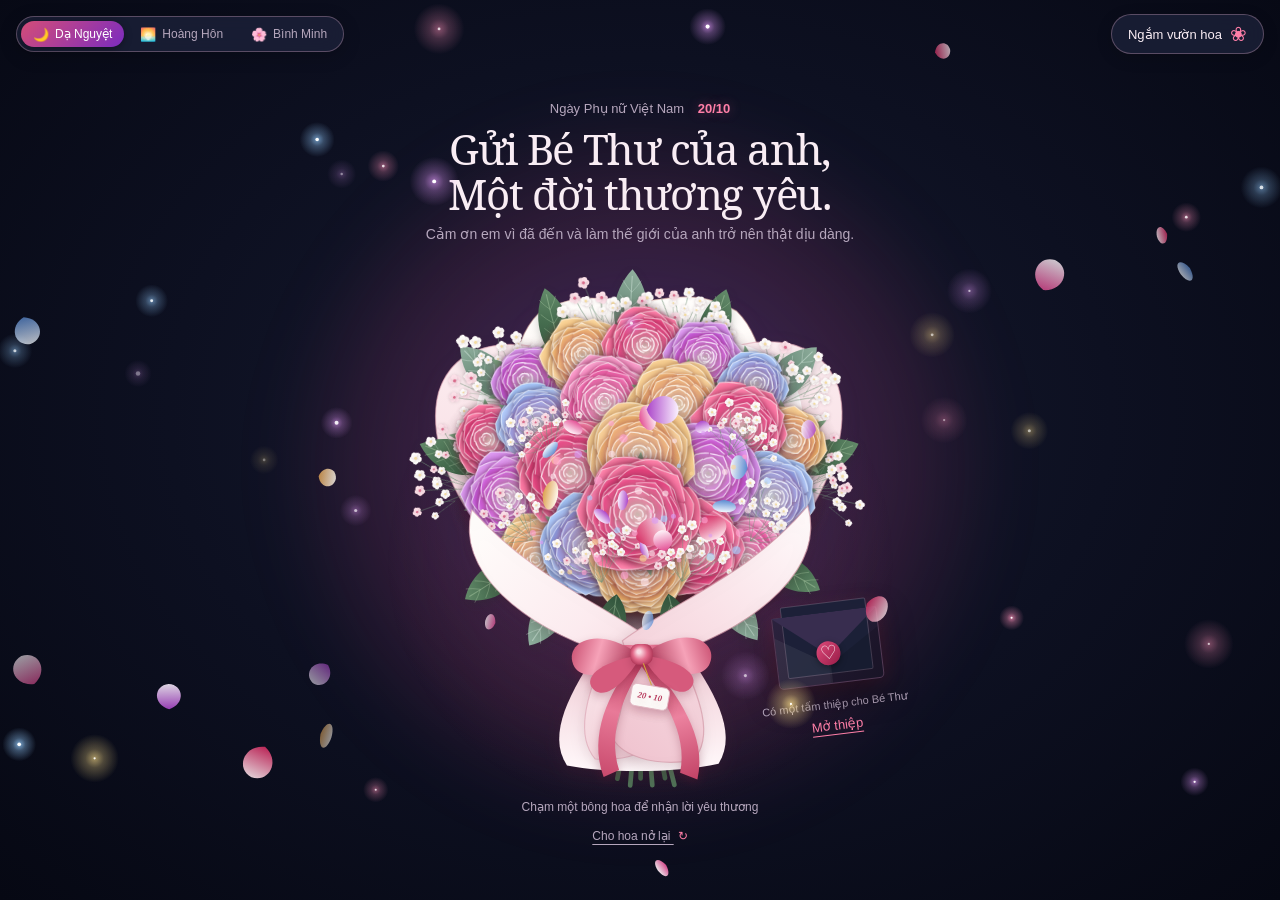
<file: index.html>
<!DOCTYPE html>
<html lang="vi">
<head>
  <meta charset="UTF-8">
  <meta name="viewport" content="width=device-width, initial-scale=1.0">
  <meta name="theme-color" content="#fff8fa">
  <meta name="description" content="Một bó hoa và tấm thiệp nhỏ, gửi những lời chúc dịu dàng nhân ngày Phụ nữ Việt Nam 20/10.">
  <title>Một bó hoa dành tặng bạn · 20/10</title>
  <link rel="stylesheet" href="./style.css">
  <script src="./script.js" defer></script>
  <script src="./card.js" defer></script>
  <script src="./album.js" defer></script>
</head>
<body>
  <main>
    <nav class="top-nav" aria-label="Tùy chọn phong cách và chuyển trang">
      <div class="theme-switcher" role="radiogroup" aria-label="Chọn phong cách thưởng hoa">
        <button type="button" class="theme-btn active" data-theme-target="twilight" role="radio" aria-checked="true" title="Dạ Nguyệt (Đêm huyền ảo & đom đóm)">
          <span class="theme-icon" aria-hidden="true">🌙</span>
          <span class="theme-name">Dạ Nguyệt</span>
        </button>
        <button type="button" class="theme-btn" data-theme-target="sunset" role="radio" aria-checked="false" title="Hoàng Hôn (Nắng ấm hoàng hôn)">
          <span class="theme-icon" aria-hidden="true">🌅</span>
          <span class="theme-name">Hoàng Hôn</span>
        </button>
        <button type="button" class="theme-btn" data-theme-target="classic" role="radio" aria-checked="false" title="Bình Minh (Phấn hồng ban mai)">
          <span class="theme-icon" aria-hidden="true">🌸</span>
          <span class="theme-name">Bình Minh</span>
        </button>
      </div>
      <a class="garden-link" href="./garden.html">Ngắm vườn hoa <span aria-hidden="true">❀</span></a>
    </nav>
    <canvas id="ambientPetalsCanvas" aria-hidden="true"></canvas>
    <header class="greeting">
      <p class="occasion">Ngày Phụ nữ Việt Nam <span>20/10</span></p>
      <h1>Gửi Bé Thư của anh,<br>Một đời thương yêu.</h1>
      <p class="greeting-caption">Cảm ơn em vì đã đến và làm thế giới của anh trở nên thật dịu dàng.</p>
    </header>

    <div class="gift-layout">
      <section class="scene-column" aria-label="Hoa và những lời chúc 20/10">


        <div class="gift-visuals">
          <div class="bouquet-composition">
            <div id="bouquetStageWrapper" role="button" tabindex="0"
              aria-label="Bó hoa hồng dành tặng Bé Thư. Nhấn Enter để nhận lời chúc; dùng phím mũi tên để chọn bông hoa."
              aria-describedby="bouquetHint">
              <canvas id="bouquetCanvas" aria-hidden="true"></canvas>
            </div>
            <button class="envelope-button" id="openCard" type="button" aria-haspopup="dialog" aria-controls="greetingCard" aria-expanded="false" hidden>
              <span class="envelope" aria-hidden="true"><span class="envelope-letter">Bé Thư ♡</span><span class="envelope-seal">♡</span></span>
              <span class="envelope-caption">Có một tấm thiệp cho Bé Thư</span>
              <span class="envelope-action">Mở thiệp</span>
            </button>
          </div>

        </div>

        <footer class="scene-footer">
          <p id="bouquetHint" class="bouquet-hint">Chạm một bông hoa để nhận lời yêu thương</p>
          <p id="roseWish" class="rose-wish" role="status" aria-live="polite" aria-atomic="true"></p>
          <button class="text-button" id="replayBloom" type="button">Cho hoa nở lại <span aria-hidden="true">↻</span></button>
        </footer>
      </section>

      <dialog id="greetingCard" class="card-dialog" aria-labelledby="cardTitle">
        <div class="letter-paper">
          <button class="close-button" id="closeCard" type="button" aria-label="Đóng thiệp">×</button>
          <div id="cardReading">
            <div class="letter-date" aria-label="Ngày 20 tháng 10"><span>20</span><span class="date-stem" aria-hidden="true"></span><span>10</span></div>
            <p class="letter-recipient">Gửi <span id="cardRecipient">Bé Thư của anh</span>,</p>
            <h2 id="cardTitle">Chúc Bé Thư của anh<br>20/10 thật nhiều hạnh phúc!</h2>
            <div class="letter-flower" aria-hidden="true">❀</div>
            <p id="cardMessage" class="letter-message"></p>
            <div class="letter-signoff"><p>Yêu thương em mãi mãi,</p><p id="cardSender" class="letter-signature">Chồng yêu của em ♡</p></div>
            <div class="letter-fold" aria-hidden="true"></div>
            <div class="letter-actions"><button id="viewAlbum" class="text-button" type="button" aria-controls="memoryAlbum">Xem album kỷ niệm <span aria-hidden="true">♡</span></button><button id="editCard" class="text-button" type="button">Viết lời chúc riêng <span aria-hidden="true">✎</span></button></div>
          </div>
          <form id="cardEditor" hidden>
            <p class="editor-intro">Một tấm thiệp mang lời của anh gửi đến vợ.</p>
            <h2 id="editorTitle" class="editor-title">Viết chút yêu thương</h2>
            <label for="recipientInput">Gửi đến</label>
            <input id="recipientInput" name="recipient" maxlength="60" required autocomplete="off">
            <label for="messageInput">Lời chúc 20/10</label>
            <textarea id="messageInput" name="message" rows="7" maxlength="1500" required></textarea>
            <label for="senderInput">Người gửi</label>
            <input id="senderInput" name="sender" maxlength="60" required autocomplete="off">
            <p class="editor-hint">Lời chúc được lưu trên trình duyệt này.</p>
            <div class="editor-actions"><button class="primary-button" type="submit">Lưu lời chúc</button><button class="text-button" id="cancelEdit" type="button">Hủy</button></div>
          </form>
          <p id="cardStatus" class="card-status" role="status" aria-live="polite"></p>
        </div>
      </dialog>
    </div>
    <section id="memoryAlbum" class="memory-album" aria-labelledby="albumTitle" hidden>
      <header class="album-heading">
        <p class="album-note">Những khoảnh khắc đẹp nhất của vợ yêu</p>
        <h2 id="albumTitle">Bé Thư trong mắt anh</h2>
        <button id="toggleAlbum" class="text-button" type="button" aria-expanded="false" aria-controls="albumPhotos">Xòe album <span aria-hidden="true">♡</span></button>
        <button id="editAlbum" class="text-button" type="button" aria-expanded="false" aria-controls="albumPhotos">Thay ảnh <span aria-hidden="true">✎</span></button>
      </header>
      <p id="albumEditHint" class="album-edit-hint" hidden>Chọn ảnh từ thiết bị của bạn, tối đa 20 MB mỗi ảnh. Ảnh được lưu trên trình duyệt này, không tự gửi sang thiết bị khác.</p>
      <p id="albumStatus" class="album-status" role="status" aria-live="polite" aria-atomic="true"></p>
      <div id="albumPhotos" class="album-photos">
        <figure class="portrait-card album-card">
          <div class="portrait-photo"><img src="./assets/minh-thu-1.jpg" alt="Ảnh Bé Thư cười rạng rỡ" width="768" height="1024" decoding="async"></div>
          <figcaption><span class="portrait-dedication">Nụ cười làm tan chảy tim anh.</span><span class="portrait-date">Khoảnh khắc anh yêu nhất</span></figcaption>
          <div class="photo-actions" hidden>
            <button class="text-button change-photo" type="button" aria-label="Đổi ảnh thứ nhất">Đổi ảnh</button>
            <button class="text-button reset-photo" type="button" aria-label="Khôi phục ảnh thứ nhất" disabled>Ảnh ban đầu</button>
            <input class="photo-input" type="file" accept="image/*" aria-label="Chọn ảnh thứ nhất" hidden>
          </div>
        </figure>
        <figure class="portrait-card album-card">
          <div class="portrait-photo"><img src="./assets/minh-thu-2.jpg" alt="Ảnh Bé Thư dịu dàng" width="768" height="1024" decoding="async" loading="lazy"></div>
          <figcaption><span class="portrait-dedication">Ánh mắt dịu dàng nhất trần đời.</span><span class="portrait-date">Bình yên bên cạnh em</span></figcaption>
          <div class="photo-actions" hidden>
            <button class="text-button change-photo" type="button" aria-label="Đổi ảnh thứ hai">Đổi ảnh</button>
            <button class="text-button reset-photo" type="button" aria-label="Khôi phục ảnh thứ hai" disabled>Ảnh ban đầu</button>
            <input class="photo-input" type="file" accept="image/*" aria-label="Chọn ảnh thứ hai" hidden>
          </div>
        </figure>
        <figure class="portrait-card album-card">
          <div class="portrait-photo"><img src="./assets/minh-thu-3.png" alt="Ảnh Bé Thư xinh đẹp rạng ngời" width="768" height="1024" decoding="async" loading="lazy"></div>
          <figcaption><span class="portrait-dedication">Cô gái xinh đẹp nhất của anh.</span><span class="portrait-date">Hôm nay và mãi mãi về sau</span></figcaption>
          <div class="photo-actions" hidden>
            <button class="text-button change-photo" type="button" aria-label="Đổi ảnh thứ ba">Đổi ảnh</button>
            <button class="text-button reset-photo" type="button" aria-label="Khôi phục ảnh thứ ba" disabled>Ảnh ban đầu</button>
            <input class="photo-input" type="file" accept="image/*" aria-label="Chọn ảnh thứ ba" hidden>
          </div>
        </figure>
      </div>
      <p class="album-footnote">Mỗi ngày có em, cuộc đời anh đều là những ngày thật đẹp.</p>
    </section>
    <noscript><p class="noscript-message">Bật JavaScript để ngắm hoa nở và mở thiệp 20/10 nhé.</p></noscript>
  </main>
</body>
</html>
</file>
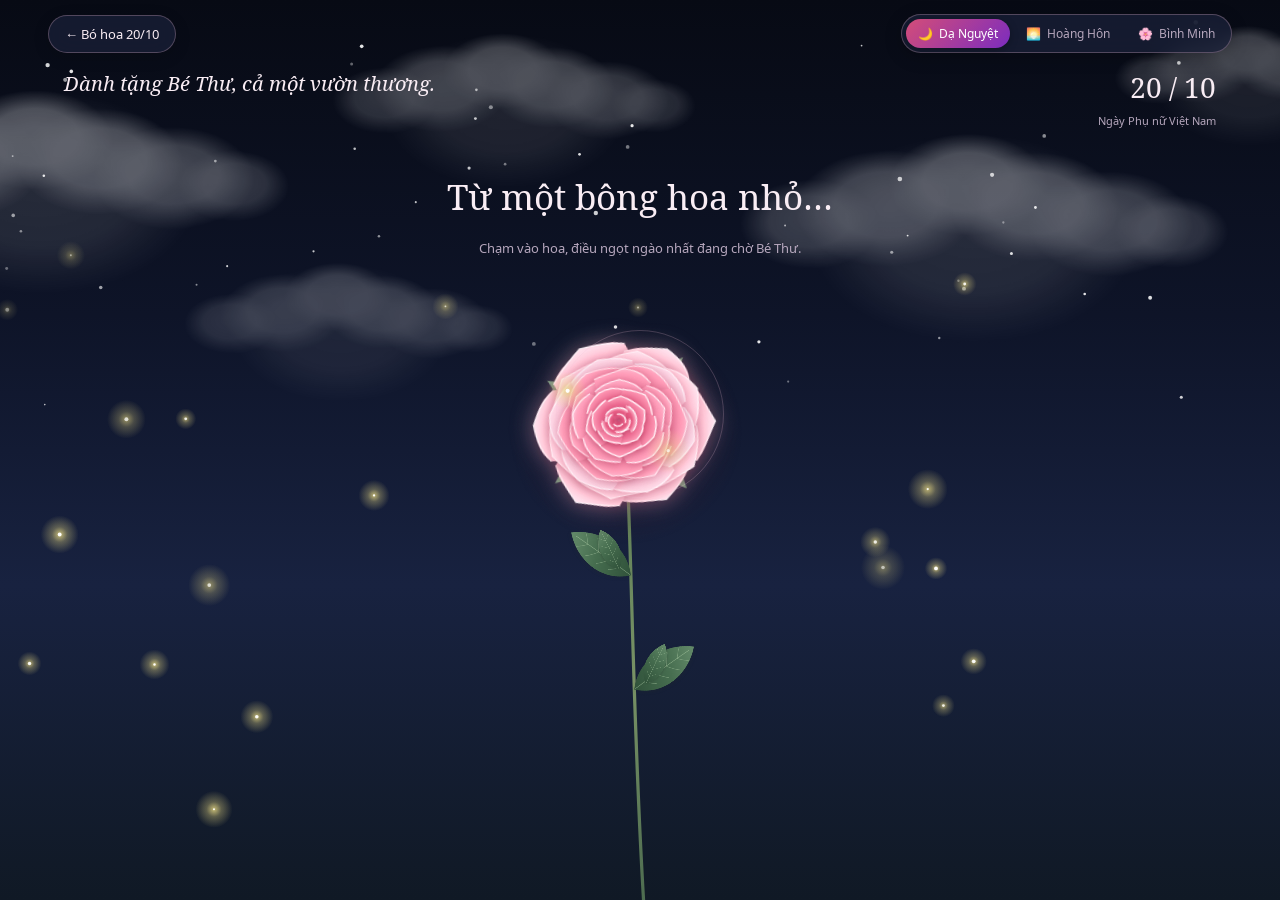
<file: garden.html>
<!DOCTYPE html>
<html lang="vi">
<head>
  <meta charset="UTF-8">
  <meta name="viewport" content="width=device-width, initial-scale=1.0">
  <meta name="theme-color" content="#bbdff5">
  <meta name="description" content="Chạm một bông hoa, đánh thức cả khu vườn và nhận một lời chúc dịu dàng ngày 20/10.">
  <title>Cả một vườn thương · 20/10</title>
  <link rel="preload" href="./assets/fonts/noto-serif-regular.woff2" as="font" type="font/woff2" crossorigin>
  <link rel="preload" href="./assets/fonts/noto-sans-regular.woff2" as="font" type="font/woff2" crossorigin>
  <style>
    @font-face {
      font-family: "Noto Serif";
      src: url("./assets/fonts/noto-serif-regular.woff2") format("woff2");
      font-style: normal; font-weight: 400; font-display: swap;
    }
    @font-face {
      font-family: "Noto Serif";
      src: url("./assets/fonts/noto-serif-italic.woff2") format("woff2");
      font-style: italic; font-weight: 400; font-display: swap;
    }
    @font-face {
      font-family: "Noto Sans";
      src: url("./assets/fonts/noto-sans-regular.woff2") format("woff2");
      font-style: normal; font-weight: 400; font-display: swap;
    }
    :root, [data-theme="twilight"] {
      color-scheme: dark;
      --sky: #0b0f1d;
      --garden-bg: linear-gradient(180deg, #070a14 0%, #0e1428 35%, #182240 65%, #101925 100%);
      --ink: #f9edf4;
      --muted: #b6a7bd;
      --rose: #ff7fa8;
      --leaf: #5b8764;
      --paper: rgba(22, 28, 48, 0.92);
      --paper-border: rgba(240, 190, 215, 0.22);
      --btn-bg: rgba(26, 32, 56, 0.75);
      --btn-border: rgba(240, 190, 215, 0.28);
      --btn-hover-bg: rgba(45, 54, 92, 0.9);
      --theme-active-bg: linear-gradient(135deg, #d44d78 0%, #7b2cbf 100%);
      --font-letter: "Noto Serif", serif;
      font-family: "Noto Sans", sans-serif;
      color: var(--ink);
      font-synthesis: none;
    }
    [data-theme="sunset"] {
      color-scheme: dark;
      --sky: #26121d;
      --garden-bg: linear-gradient(180deg, #1b0914 0%, #361726 35%, #632d3b 65%, #3d1c24 100%);
      --ink: #fff3ea;
      --muted: #d4a89d;
      --rose: #ff8a65;
      --leaf: #7a824e;
      --paper: rgba(42, 22, 34, 0.92);
      --paper-border: rgba(255, 195, 160, 0.25);
      --btn-bg: rgba(48, 24, 38, 0.75);
      --btn-border: rgba(255, 195, 160, 0.28);
      --btn-hover-bg: rgba(72, 36, 56, 0.9);
      --theme-active-bg: linear-gradient(135deg, #f4511e 0%, #c2185b 100%);
    }
    [data-theme="classic"] {
      color-scheme: light;
      --sky: #bbdff5;
      --garden-bg: linear-gradient(180deg, #bbdff5 0%, #d8edf9 37%, #edf7fb 70%, #f2f7ec 100%);
      --ink: #703a50;
      --muted: #936779;
      --rose: #c66388;
      --leaf: #6c8b71;
      --paper: #fffdfc;
      --paper-border: #eed6e1;
      --btn-bg: #fffdfcf2;
      --btn-border: #dcb9c8;
      --btn-hover-bg: #fae7ef;
      --theme-active-bg: #c66388;
    }
    * { box-sizing: border-box; }
    [hidden] { display: none !important; }
    html, body { margin: 0; min-width: 280px; min-height: 100%; }
    body { background: var(--sky); -webkit-tap-highlight-color: transparent; transition: background .5s ease; }
    button { font: inherit; color: inherit; cursor: pointer; touch-action: manipulation; }
    button:focus-visible, input:focus-visible, textarea:focus-visible { outline: 2px solid var(--rose); outline-offset: 4px; }
    .garden {
      position: relative; min-height: 560px; height: 100svh; overflow: hidden;
      isolation: isolate;
      background: var(--garden-bg);
      transition: background .5s ease;
    }
    .top-nav {
      position: absolute; top: max(14px, env(safe-area-inset-top));
      left: clamp(16px, 4vw, 48px); right: clamp(16px, 4vw, 48px);
      z-index: 10;
      display: flex; align-items: center; justify-content: space-between; gap: 12px;
      flex-wrap: wrap;
    }
    .nav-link {
      display: inline-flex; align-items: center; gap: 6px;
      min-height: 38px; padding: 6px 16px; border: 1px solid var(--btn-border); border-radius: 24px;
      background: var(--btn-bg); color: var(--ink); font-size: 13px; text-decoration: none;
      backdrop-filter: blur(12px); -webkit-backdrop-filter: blur(12px);
      box-shadow: 0 4px 16px rgba(0, 0, 0, 0.15);
      transition: background .3s, transform .2s, border-color .3s;
    }
    .nav-link:hover { background: var(--btn-hover-bg); transform: translateY(-1px); }
    .theme-switcher {
      display: inline-flex; align-items: center; gap: 4px; padding: 4px;
      background: var(--btn-bg); border: 1px solid var(--btn-border); border-radius: 28px;
      backdrop-filter: blur(12px); -webkit-backdrop-filter: blur(12px);
      box-shadow: 0 4px 18px rgba(0, 0, 0, 0.2);
    }
    .theme-btn {
      display: inline-flex; align-items: center; gap: 6px;
      padding: 6px 12px; border: 0; border-radius: 20px;
      background: transparent; color: var(--muted);
      font-size: 12px; font-weight: 500; cursor: pointer;
      transition: all .25s ease;
    }
    .theme-btn:hover { color: var(--ink); }
    .theme-btn.active {
      background: var(--theme-active-bg); color: #fff;
      box-shadow: 0 2px 8px rgba(0, 0, 0, 0.3);
    }
    @media (max-width: 520px) {
      .theme-btn .theme-name { display: none; }
      .theme-btn { padding: 6px 10px; }
    }
    .garden::after {
      content: ""; position: absolute; inset: 0; z-index: -2; pointer-events: none;
      background: radial-gradient(ellipse at 50% 110%, #d7e8caaa, transparent 58%);
      opacity: 0; transition: opacity 4s;
    }
    .garden.is-growing::after { opacity: 1; }
    .page-header {
      position: absolute; top: max(68px, calc(env(safe-area-inset-top) + 54px));
      left: clamp(24px, 5vw, 76px); right: clamp(24px, 5vw, 76px);
      display: flex; align-items: start; justify-content: space-between; gap: 24px;
      pointer-events: none;
    }
    .dedication { margin: 0; font: italic 20px/1.6 var(--font-letter); }
    .date { margin: 0; text-align: right; font-size: 11px; line-height: 1.7; color: var(--muted); }
    .date span { display: block; font: 28px/1.4 var(--font-letter); color: var(--ink); margin-bottom: 5px; }
    #flowers { position: absolute; inset: 0; z-index: -1; width: 100%; height: 100%; }
    .flower-button {
      position: absolute; left: 50%; top: 46%; transform: translate(-50%, -50%);
      width: 184px; height: 184px; border: 0; border-radius: 50%; background: transparent;
    }
    .flower-button::after {
      content: ""; position: absolute; inset: 8px; border: 1px solid var(--paper-border); border-radius: 50%;
      transition: transform .5s, border-color .5s;
    }
    .flower-button:hover::after { transform: scale(1.13); border-color: var(--rose); }
    .intro {
      position: absolute; left: 24px; right: 24px; top: 19%; text-align: center;
      transition: opacity .65s, transform .65s; pointer-events: none;
    }
    h1 { margin: 0; font: 400 clamp(25px, 3vw, 35px)/1.5 var(--font-letter); }
    .intro p { margin: 13px 0 0; font-size: 13px; line-height: 1.7; color: var(--muted); }
    .is-growing .intro { opacity: 0; transform: translateY(12px); }
    .progress {
      position: absolute; bottom: 36px; left: 20px; right: 20px; margin: 0;
      text-align: center; font: italic 17px/1.7 var(--font-letter);
      opacity: 0; transition: opacity .6s; pointer-events: none;
      text-shadow: 0 1px 12px rgba(0,0,0,0.4), 0 1px 8px rgba(0,0,0,0.3);
    }
    .is-growing:not(.is-ready) .progress { opacity: 1; }
    .garden-actions {
      position: absolute; bottom: max(24px, env(safe-area-inset-bottom)); left: 0; right: 0;
      display: flex; justify-content: center; flex-wrap: wrap; gap: 12px; padding: 0 16px;
    }
    .garden-actions button {
      border: 1px solid var(--btn-border); background: var(--btn-bg); border-radius: 30px;
      padding: 12px 20px; font-size: 12px; box-shadow: 0 4px 16px rgba(0,0,0,0.2);
      color: var(--ink); backdrop-filter: blur(12px); -webkit-backdrop-filter: blur(12px);
      transition: all .25s ease;
    }
    .garden-actions button:hover { background: var(--btn-hover-bg); transform: translateY(-1px); }
    dialog {
      width: min(480px, calc(100% - 36px)); max-height: calc(100svh - 36px);
      padding: 0; border: 1px solid var(--paper-border); border-radius: 8px; overflow: auto;
      background: var(--paper); color: var(--ink);
      box-shadow: 0 24px 100px rgba(0,0,0,0.5), 0 2px 10px rgba(0,0,0,0.2);
      backdrop-filter: blur(16px); -webkit-backdrop-filter: blur(16px);
      scrollbar-width: none;
      -ms-overflow-style: none;
    }
    dialog::-webkit-scrollbar { display: none; }
    dialog::backdrop { background: rgba(0, 0, 0, 0.45); backdrop-filter: blur(4px); }
    dialog[open] { animation: unfold 1s cubic-bezier(.2,.8,.2,1) both; }
    .letter { position: relative; padding: 38px 42px 28px; text-align: center; }
    .letter::before { content: ""; position: absolute; inset: 10px; border: 1px solid var(--paper-border); border-radius: 4px; pointer-events: none; }
    .close-card { position: absolute; top: 15px; right: 16px; width: 34px; height: 34px; border: 0; background: transparent; font-size: 25px; color: var(--muted); }
    .letter-date { margin: 2px 0 20px; font: 24px/1.4 var(--font-letter); color: var(--rose); }
    .letter-date span { display: inline-block; width: 1px; height: 27px; background: var(--paper-border); transform: rotate(24deg); margin: 0 15px -5px; }
    .letter-sprig { display: block; margin: 0 auto 17px; width: 75px; height: 55px; }
    .recipient { font: italic 17px/1.7 var(--font-letter); margin: 0 0 13px; color: var(--ink); }
    h2 { font: 400 clamp(26px, 5vw, 32px)/1.5 var(--font-letter); margin: 0 0 24px; text-wrap: balance; color: var(--ink); }
    .message { font-size: 14px; line-height: 1.95; margin: 0 0 15px; text-wrap: pretty; color: var(--ink); }
    .signature { margin: 24px 0; font: italic 17px/1.8 var(--font-letter); color: var(--rose); }
    .recipient, h2, .message, .signature { overflow-wrap: anywhere; }
    h2, .message, .signature { white-space: pre-wrap; }
    .letter-actions { display: flex; flex-wrap: wrap; justify-content: center; gap: 12px 20px; }
    .view-garden { position: relative; border: 0; border-bottom: 1px solid var(--rose); padding: 7px 2px; background: transparent; font-size: 12px; color: var(--rose); }
    .card-editor { text-align: left; }
    .card-editor h2 { text-align: center; margin-bottom: 20px; font-size: 25px; color: var(--ink); }
    .card-editor label { display: block; margin: 16px 0 7px; font-size: 13px; color: var(--muted); }
    .card-editor input, .card-editor textarea {
      display: block; width: 100%; min-width: 0; padding: 10px 12px;
      border: 1px solid var(--btn-border); border-radius: 4px; background: rgba(0,0,0,0.2);
      color: var(--ink); font: 16px/1.6 "Noto Sans", sans-serif;
    }
    .card-editor textarea { resize: vertical; }
    .editor-hint, .card-status { color: var(--muted); font-size: 12px; line-height: 1.7; }
    .card-status { margin: 0; }
    .card-status:not(:empty) { margin-top: 16px; }
    .editor-actions { display: flex; align-items: center; flex-wrap: wrap; gap: 20px; margin-top: 20px; }
    .save-card { border: 1px solid var(--rose); border-radius: 24px; padding: 11px 18px; background: var(--rose); color: #fff; font-size: 13px; box-shadow: 0 2px 10px rgba(0,0,0,0.25); }
    .noscript { position: absolute; top: 30%; left: 20px; right: 20px; text-align: center; line-height: 1.8; }
    @keyframes unfold { from { opacity: 0; transform: translateY(35px) rotate(-2deg) scale(.94); } to { opacity: 1; transform: none; } }
    @media (max-width: 600px) {
      .dedication { font-size: 18px; max-width: 150px; }
      .date { max-width: 130px; font-size: 10px; }
      .date span { font-size: 25px; }
      .letter { padding: 35px 26px 25px; }
      .intro { top: 18%; }
      h1 { font-size: clamp(23px, 5.8vw, 28px); }
    }
    @media (max-height: 600px) and (min-width: 600px) {
      .garden { min-height: 360px; }
      .intro { top: 38%; right: auto; width: 30%; text-align: left; }
      h1 { font-size: 24px; }
      .intro p { margin-top: 6px; }
      .page-header { top: 60px; }
    }
    @media (prefers-reduced-motion: reduce) {
      *, *::before, *::after { animation: none !important; transition: none !important; }
    }
  </style>
</head>
<body>
  <main class="garden" id="garden">
    <nav class="top-nav" aria-label="Tùy chọn phong cách và chuyển trang">
      <a class="nav-link" href="./index.html">← Bó hoa 20/10</a>
      <div class="theme-switcher" role="radiogroup" aria-label="Chọn phong cách">
        <button type="button" class="theme-btn active" data-theme-target="twilight" role="radio" aria-checked="true" title="Dạ Nguyệt (Đêm huyền ảo & đom đóm)">
          <span class="theme-icon" aria-hidden="true">🌙</span>
          <span class="theme-name">Dạ Nguyệt</span>
        </button>
        <button type="button" class="theme-btn" data-theme-target="sunset" role="radio" aria-checked="false" title="Hoàng Hôn (Nắng ấm hoàng hôn)">
          <span class="theme-icon" aria-hidden="true">🌅</span>
          <span class="theme-name">Hoàng Hôn</span>
        </button>
        <button type="button" class="theme-btn" data-theme-target="classic" role="radio" aria-checked="false" title="Bình Minh (Phấn hồng ban mai)">
          <span class="theme-icon" aria-hidden="true">🌸</span>
          <span class="theme-name">Bình Minh</span>
        </button>
      </div>
    </nav>
    <header class="page-header">
      <p class="dedication">Dành tặng Bé Thư, cả một vườn thương.</p>
      <p class="date"><span>20 / 10</span>Ngày Phụ nữ Việt Nam</p>
    </header>
    <canvas id="flowers" aria-hidden="true"></canvas>
    <button class="flower-button" id="bloom" type="button" aria-label="Chạm để cả vườn hoa nở tặng Bé Thư" aria-describedby="introHint"></button>
    <div class="intro" id="intro">
      <h1>Từ một bông hoa nhỏ…</h1>
      <p id="introHint">Chạm vào hoa, điều ngọt ngào nhất đang chờ Bé Thư.</p>
    </div>
    <p class="progress" id="status" role="status" aria-live="polite" aria-atomic="true"></p>
    <nav class="garden-actions" id="actions" aria-label="Vườn hoa và thiệp" hidden>
      <button id="readCard" type="button" aria-haspopup="dialog" aria-controls="wishCard">Đọc lại thiệp</button>
      <button id="replay" type="button">Cho hoa nở lại</button>
    </nav>
    <dialog id="wishCard" aria-labelledby="cardTitle">
      <article class="letter">
        <button class="close-card" id="closeCard" type="button" aria-label="Đóng thiệp">×</button>
        <p class="letter-date">20<span aria-hidden="true"></span>10</p>
        <svg class="letter-sprig" viewBox="0 0 90 64" fill="none" aria-hidden="true">
          <path d="M45 59 Q41 40 46 21 M44 49 Q25 47 23 35 Q39 33 44 49 M44 40 Q60 39 65 28 Q51 28 44 40" stroke="#78947a" stroke-width="1.2" fill="#dfe9d9"/>
          <g fill="#ecc1d2" stroke="#c9789a" stroke-width=".6">
            <ellipse cx="39" cy="17" rx="8" ry="12" transform="rotate(-40 39 17)"/>
            <ellipse cx="52" cy="17" rx="8" ry="12" transform="rotate(40 52 17)"/>
            <ellipse cx="45" cy="15" rx="8" ry="12"/>
            <path d="M30 19 Q44 17 45 30 Q33 32 30 19 M60 19 Q46 17 45 30 Q58 32 60 19"/>
          </g>
        </svg>
        <div id="cardReading">
          <p class="recipient">Gửi <span id="cardRecipient">Bé Thư của anh</span>,</p>
          <h2 id="cardTitle">Cả một vườn hoa đẹp nhất<br>cũng không bằng nụ cười của em.</h2>
          <div id="cardMessage">
            <p class="message">Mỗi bông hoa trong khu vườn này đều mang theo một lời thì thầm: Anh yêu em rất nhiều.</p>
            <p class="message">Cảm ơn Bé Thư vì đã luôn bên cạnh anh, mang đến cho anh sự ấm áp và bình yên mà không gì có thể thay thế được. Chúc em ngày 20/10 và mọi ngày sau đều là cô gái hạnh phúc nhất, luôn rạng rỡ và được yêu chiều nhất.</p>
            <p class="message">Mãi mãi là em bé dịu dàng của anh nhé, Bé Thư!</p>
          </div>
          <p class="signature" id="cardSignature">Chồng thương em nhất trần đời ♡</p>
          <div class="letter-actions">
            <button class="view-garden" id="viewGarden" type="button" autofocus>Ngắm vườn hoa</button>
            <button class="view-garden" id="editCard" type="button">Viết lời chúc riêng</button>
          </div>
        </div>
        <form class="card-editor" id="cardEditor" hidden>
          <h2 id="editorTitle">Viết chút yêu thương</h2>
          <label for="recipientInput">Gửi đến</label>
          <input id="recipientInput" name="recipient" maxlength="60" required autocomplete="off">
          <label for="titleInput">Tiêu đề thiệp</label>
          <textarea id="titleInput" name="title" rows="2" maxlength="160" required></textarea>
          <label for="messageInput">Lời chúc 20/10</label>
          <textarea id="messageInput" name="message" rows="7" maxlength="3000" required></textarea>
          <label for="signatureInput">Chữ ký</label>
          <input id="signatureInput" name="signature" maxlength="120" required autocomplete="off">
          <p class="editor-hint">Lời chúc được lưu trên trình duyệt này. Cách một dòng để bắt đầu đoạn mới.</p>
          <div class="editor-actions">
            <button class="save-card" type="submit">Lưu lời chúc</button>
            <button class="view-garden" id="cancelEdit" type="button">Hủy</button>
          </div>
        </form>
        <p class="card-status" id="cardStatus" role="status" aria-live="polite"></p>
      </article>
    </dialog>
    <noscript><p class="noscript">Bật JavaScript để chạm vào hoa và mở thiệp nhé.<br>Chúc bạn ngày 20/10 bình an, rạng rỡ và tràn đầy yêu thương!</p></noscript>
  </main>
  <script src="./garden-botany.js"></script>
  <script src="./garden-card.js"></script>
  <script>
    (() => {
      'use strict';
      const garden = document.getElementById('garden');
      const canvas = document.getElementById('flowers');
      const ctx = canvas.getContext('2d');
      const bloomButton = document.getElementById('bloom');
      const card = document.getElementById('wishCard');
      const actions = document.getElementById('actions');
      const status = document.getElementById('status');
      const motion = matchMedia('(prefers-reduced-motion: reduce)');
      const TAU = Math.PI * 2;
      const clamp = n => Math.max(0, Math.min(1, n));
      const ease = n => 1 - Math.pow(1 - clamp(n), 3);
      let seed = 2010;
      const random = () => { seed = seed * 16807 % 2147483647; return (seed - 1) / 2147483646; };
      const { createRealisticRoseSprite, createRoseBudSprite, drawBotanicalLeaf } = window.GardenBotany;
      const paletteKeys = ['sweetBlush', 'pastelPink', 'creamPeach', 'pearlVintage', 'berryRomance', 'paleGreen', 'skyBlue', 'pearlWhite'];
      // Bake the soft focus and bloom into the sprites once, keeping the live scene light.
      function softenPetals(source, logicalSize, radius) {
        const image = document.createElement('canvas');
        image.width = source.width; image.height = source.height;
        const c = image.getContext('2d');
        const pixelRatio = source.width / logicalSize;
        c.globalAlpha = .3;
        c.filter = `blur(${radius * .13 * pixelRatio}px) brightness(1.35)`;
        c.drawImage(source, 0, 0);
        c.globalAlpha = 1;
        c.filter = `blur(${radius * .009 * pixelRatio}px) brightness(1.06)`;
        c.drawImage(source, 0, 0);
        return image;
      }
      // Use the same layered roses as index.html, cached at the sizes used in this scene.
      // Fully open flowers need only one draw instead of repainting every petal each frame.
      function prepareRose(config) {
        const rose = createRealisticRoseSprite(config);
        rose.whorlCanvases = rose.whorlCanvases.map(layer => softenPetals(layer, rose.logicalSize, rose.radius));
        const openCanvas = document.createElement('canvas');
        openCanvas.width = rose.baseCanvas.width;
        openCanvas.height = rose.baseCanvas.height;
        const c = openCanvas.getContext('2d');
        c.drawImage(rose.baseCanvas, 0, 0);
        rose.whorlCanvases.forEach(layer => c.drawImage(layer, 0, 0));
        return { ...rose, openCanvas };
      }
      const sprites = paletteKeys.flatMap((paletteKey, i) => ['garden', 'classic', 'peony'].map((variety, j) => prepareRose({
        radius: 46, paletteKey, variety, seed: 2010 + i * 107 + j * 41,
        tiltX: (j - 1) * .65, tiltY: -.2 + (i % 5) * .08, hasDewdrop: j === 0
      })));
      const heroSprite = prepareRose({ radius: 86, paletteKey: 'sweetBlush', variety: 'garden', tiltX: -.22, tiltY: -.3, seed: 2010, hasDewdrop: true });
      const budSprites = paletteKeys.map(paletteKey => {
        const bud = createRoseBudSprite({ paletteKey });
        return { ...bud, canvas: softenPetals(bud.canvas, bud.logicalSize, bud.radius) };
      });
      const leafCanvas = document.createElement('canvas');
      leafCanvas.width = 300; leafCanvas.height = 200;
      const leafContext = leafCanvas.getContext('2d');
      leafContext.scale(2, 2);
      drawBotanicalLeaf(leafContext, 20, 50, 0, 100, 31);
      // Soft cloud puffs are painted once, then drift behind the flowers.
      const cloudCanvas = document.createElement('canvas');
      cloudCanvas.width = 720; cloudCanvas.height = 360;
      const cloudContext = cloudCanvas.getContext('2d');
      const cloudPuffs = [
        [125, 164, 92, .52], [225, 143, 119, .67], [333, 112, 104, .81],
        [420, 141, 111, .75], [519, 163, 108, .61], [600, 174, 75, .43],
        [340, 183, 219, .3]
      ];
      cloudPuffs.forEach(([x, y, radius, opacity]) => {
        cloudContext.save(); cloudContext.translate(x, y); cloudContext.scale(1, .64);
        const puff = cloudContext.createRadialGradient(0, -radius * .12, radius * .16, 0, 0, radius);
        puff.addColorStop(0, `rgba(255,255,255,${opacity})`);
        puff.addColorStop(.48, `rgba(255,255,255,${opacity * .87})`);
        puff.addColorStop(.8, `rgba(255,255,255,${opacity * .3})`);
        puff.addColorStop(1, 'rgba(255,255,255,0)');
        cloudContext.fillStyle = puff; cloudContext.beginPath(); cloudContext.arc(0, 0, radius, 0, TAU); cloudContext.fill();
        cloudContext.restore();
      });
      const clouds = [
        { x: .04, y: .17, size: .42, opacity: .82, speed: 2.7 },
        { x: .4, y: .09, size: .32, opacity: .67, speed: 3.8 },
        { x: .77, y: .22, size: .43, opacity: .78, speed: 2.2 },
        { x: .27, y: .34, size: .29, opacity: .52, speed: 4.1 },
        { x: .98, y: .07, size: .25, opacity: .59, speed: 3.1 }
      ];
      const whorlDelays = [0, .12, .24, .34];
      const closedScales = [.44, .36, .28, .38];
      const twistAngles = [.52, -.78, 1.05, -1.35];
      const flowers = [];
      // Distant flowers are smaller and paler; foreground flowers grow taller and fuller.
      for (let row = 0; row < 5; row++) {
        const count = 24 + row * 2;
        for (let i = 0; i < count; i++) {
          const x = (i + random()) / count;
          flowers.push({
            x, y: .49 + row * .092 + (random() - .5) * .22, depth: row,
            radius: 17 + row * 5 + random() * 15,
            stem: .18 + random() * .22,
            bend: (random() - .5) * 65,
            phase: random() * TAU, rotation: (random() - .5) * .9,
            sprite: Math.floor(random() * sprites.length),
            delay: .3 + Math.abs(x - .5) * 4.2 + row * .36 + random() * .9,
            alpha: .6 + row * .1, tilt: .8 + random() * .2,
            offsetX: 0, offsetY: 0, hover: 0
          });
        }
      }
      // Keep some flowers as closed buds, scattered through all five depth layers.
      for (let i = 0; i < 20; i++) {
        const row = Math.floor(i / 4);
        flowers.push({
          x: (i % 4 + .25 + random() * .5) / 4,
          y: .45 + row * .087 + (random() - .5) * .065,
          depth: row, radius: 13 + row * 2.5 + random() * 4,
          stem: .2 + random() * .15, bend: (random() - .5) * 45,
          phase: random() * TAU, rotation: (random() - .5) * .5,
          bud: true, sprite: i * 3 % budSprites.length,
          delay: .6 + random() * 2.4 + row * .4,
          alpha: .75 + row * .06, tilt: 1,
          offsetX: 0, offsetY: 0, hover: 0
        });
      }
      flowers.sort((a, b) => a.depth - b.depth);
      const petals = Array.from({ length: 18 }, () => ({ x: random(), y: random(), phase: random() * TAU, size: 3 + random() * 4, speed: 9 + random() * 12 }));
      const stars = Array.from({ length: 50 }, () => ({ x: random(), y: random() * 0.45, r: 0.8 + random() * 1.6, phase: random() * TAU, speed: 0.0012 + random() * 0.002 }));
      const fireflies = Array.from({ length: 22 }, () => ({ x: random(), y: 0.3 + random() * 0.65, r: 1.5 + random() * 2.0, glow: 9 + random() * 14, phase: random() * TAU, swayPhase: random() * TAU, speed: 0.015 + random() * 0.02 }));
      const hero = { x: .5, y: .46, radius: 76, stem: .25, bend: 5, phase: 0, rotation: -.15, tilt: .95, offsetX: 0, offsetY: 0, hover: 0 };
      const pointer = { x: -1000, y: -1000 };
      let width = 0, height = 0, scale = 1, frame = 0, lastFrame = 0;
      let sceneTime = 0;
      let state = 'idle', started = 0, pausedAt = 0;

      let currentTheme = 'twilight';
      try {
        const saved = localStorage.getItem('flower.theme');
        if (saved && ['twilight', 'sunset', 'classic'].includes(saved)) currentTheme = saved;
      } catch (e) {}

      function applyGardenTheme(themeKey) {
        currentTheme = themeKey;
        document.documentElement.setAttribute('data-theme', themeKey);
        try { localStorage.setItem('flower.theme', themeKey); } catch (e) {}
        document.querySelectorAll('.theme-btn').forEach(btn => {
          const isTarget = btn.getAttribute('data-theme-target') === themeKey;
          btn.classList.toggle('active', isTarget);
          btn.setAttribute('aria-checked', String(isTarget));
        });
        render();
      }

      document.querySelectorAll('.theme-btn').forEach(btn => {
        btn.addEventListener('click', () => {
          const target = btn.getAttribute('data-theme-target');
          if (target && target !== currentTheme) applyGardenTheme(target);
        });
      });
      applyGardenTheme(currentTheme);

      function leaf(x, y, direction, size, flutter) {
        ctx.save(); ctx.translate(x, y); ctx.scale(direction, 1); ctx.rotate(-.58 + flutter);
        ctx.drawImage(leafCanvas, -size * .2, -size * .5, size * 1.5, size);
        ctx.restore();
      }

      function drawFlower(f, growth, time, smoothing, isHero = false) {
        if (growth <= 0) return;
        const p = ease(growth);
        const x = f.x * width;
        const targetY = f.y * height;
        const root = Math.max(height * 1.04, targetY + f.stem * height);
        const y = root - (root - targetY) * p;
        // A traveling breeze bends taller stems more, with a small individual flutter.
        const wind = motion.matches ? 0 : Math.sin(time * .00125 + f.x * 4.5) * .72 + Math.sin(time * .002 + f.phase) * .28;
        const lean = wind * (isHero ? .06 : .048);
        const sway = Math.sin(lean) * (root - y) * p;
        const r = f.radius * scale;
        const dx = x - pointer.x, dy = y - pointer.y;
        const distance = Math.hypot(dx, dy);
        const proximity = !motion.matches && !card.open ? clamp(1 - distance / (r * 2.3)) : 0;
        f.offsetX += ((dx / (distance || 1)) * proximity * r * .13 - f.offsetX) * smoothing;
        f.offsetY += ((dy / (distance || 1)) * proximity * r * .08 - f.offsetY) * smoothing;
        f.hover += (proximity - f.hover) * smoothing;
        const headX = x + sway + f.offsetX;
        const headY = y + (1 - Math.cos(lean)) * (root - y) + f.offsetY;
        const baseX = x + f.bend * scale;
        const controlX1 = x - f.bend * scale + sway * .15;
        const controlY1 = root - (root - headY) * .4;
        const controlX2 = headX + 8 * scale + sway * .12;
        const controlY2 = headY + (root - headY) * .22;
        ctx.save(); ctx.globalAlpha = isHero ? 1 : Math.min(1, f.alpha) * clamp(growth * 3);
        const stemColor = ctx.createLinearGradient(baseX - 2, root, headX + 2, headY);
        stemColor.addColorStop(0, '#46664c'); stemColor.addColorStop(.5, '#789265'); stemColor.addColorStop(1, '#587b53');
        ctx.strokeStyle = stemColor;
        ctx.lineWidth = isHero ? 2.8 * scale : Math.max(1, r * .05);
        ctx.lineCap = 'round';
        ctx.beginPath(); ctx.moveTo(baseX, root);
        ctx.bezierCurveTo(controlX1, controlY1, controlX2, controlY2, headX, headY);
        ctx.stroke();
        if (growth > .15) {
          // Attach each leaf to the actual curved stem so the whole plant moves together.
          (isHero ? [.42, .64] : [.38, .64]).forEach((t, i) => {
            const u = 1 - t;
            const lx = u ** 3 * baseX + 3 * u * u * t * controlX1 + 3 * u * t * t * controlX2 + t ** 3 * headX;
            const ly = u ** 3 * root + 3 * u * u * t * controlY1 + 3 * u * t * t * controlY2 + t ** 3 * headY;
            const length = r * (isHero ? .85 : .95) * p;
            leaf(lx, ly, i ? -1 : 1, length, wind * .085);
            if (isHero) leaf(lx + (i ? -10 : 10) * scale, ly - 5 * scale, i ? -1 : 1, length * .6, -.5 + wind * .09);
          });
        }
        ctx.translate(headX, headY);
        ctx.rotate(f.rotation + wind * .095 + f.offsetX * .003);
        const breath = motion.matches ? 1 : 1 + Math.sin(time * .0014 + f.phase) * .008;
        ctx.scale(breath * (1 + f.hover * .04), f.tilt * breath * (1 + f.hover * .04));
        if (f.bud) {
          const bud = budSprites[f.sprite];
          const size = bud.logicalSize * r / bud.radius;
          ctx.scale(.4 + p * .6, .4 + p * .6);
          ctx.drawImage(bud.canvas, -size / 2, -size / 2, size, size);
          ctx.restore();
          return;
        }
        const rose = isHero ? heroSprite : sprites[f.sprite];
        const size = rose.logicalSize * r / rose.radius;
        if (growth >= 1) {
          ctx.drawImage(rose.openCanvas, -size / 2, -size / 2, size, size);
        } else {
          ctx.save(); ctx.scale(.5 + p * .5, .5 + p * .5);
          ctx.drawImage(rose.baseCanvas, -size / 2, -size / 2, size, size); ctx.restore();
          rose.whorlCanvases.forEach((layer, i) => {
            const open = ease((growth - whorlDelays[i]) / (1 - whorlDelays[i]));
            const unfurl = closedScales[i] + (1 - closedScales[i]) * open;
            ctx.save(); ctx.rotate((1 - open) * twistAngles[i]);
            ctx.scale(unfurl, unfurl * (.78 + open * .22));
            ctx.drawImage(layer, -size / 2, -size / 2, size, size); ctx.restore();
          });
        }
        ctx.restore();
      }

      function drawStars(time) {
        if (currentTheme !== 'twilight') return;
        ctx.save();
        stars.forEach(s => {
          const twinkle = 0.35 + 0.65 * Math.abs(Math.sin(time * s.speed + s.phase));
          ctx.fillStyle = `rgba(255, 255, 255, ${twinkle * 0.9})`;
          ctx.beginPath();
          ctx.arc(s.x * width, s.y * height, s.r, 0, TAU);
          ctx.fill();
        });
        ctx.restore();
      }

      function drawFireflies(time) {
        if (currentTheme === 'classic') return;
        ctx.save();
        fireflies.forEach(f => {
          f.swayPhase += f.speed;
          const fx = ((f.x * width + Math.sin(f.swayPhase) * 30) % (width + 60)) - 30;
          const fy = ((f.y * height - time * 0.015) % (height + 40));
          const pulse = 0.3 + 0.7 * Math.abs(Math.sin(time * 0.003 + f.phase));
          const isSunset = currentTheme === 'sunset';
          const r = isSunset ? 255 : 230;
          const g = isSunset ? 180 : 215;
          const b = isSunset ? 90 : 130;

          const grad = ctx.createRadialGradient(fx, fy, 0, fx, fy, f.glow);
          grad.addColorStop(0, `rgba(${r}, ${g}, ${b}, ${pulse * 0.85})`);
          grad.addColorStop(0.4, `rgba(${r}, ${g}, ${b}, ${pulse * 0.35})`);
          grad.addColorStop(1, `rgba(${r}, ${g}, ${b}, 0)`);
          ctx.fillStyle = grad;
          ctx.beginPath();
          ctx.arc(fx, fy, f.glow, 0, TAU);
          ctx.fill();

          ctx.fillStyle = `rgba(255, 255, 255, ${pulse})`;
          ctx.beginPath();
          ctx.arc(fx, fy, f.r * 0.6, 0, TAU);
          ctx.fill();
        });
        ctx.restore();
      }

      function drawPetals(elapsed, time) {
        ctx.save();
        petals.forEach(petal => {
          const x = ((petal.x * width + time * .009 + Math.sin(time * .0006 + petal.phase) * 35) % (width + 60)) - 30;
          const y = ((petal.y * height + time * petal.speed * .001) % (height + 60)) - 30;
          ctx.save(); ctx.globalAlpha = Math.min(elapsed / 3, 1) * .55;
          ctx.translate(x, y); ctx.rotate(petal.phase + time * .0007);
          ctx.scale(.55 + Math.abs(Math.sin(time * .001 + petal.phase)) * .45, 1);
          const color = ctx.createLinearGradient(0, -petal.size, 0, petal.size);
          if (currentTheme === 'twilight') {
            color.addColorStop(0, '#fff0f5'); color.addColorStop(1, '#ff7ea5');
          } else if (currentTheme === 'sunset') {
            color.addColorStop(0, '#fff4f0'); color.addColorStop(1, '#ff8a65');
          } else {
            color.addColorStop(0, '#fff3f7'); color.addColorStop(1, '#d887a6');
          }
          ctx.fillStyle = color;
          ctx.beginPath(); ctx.moveTo(0, -petal.size);
          ctx.bezierCurveTo(petal.size * 1.3, -petal.size, petal.size * .8, petal.size * .8, 0, petal.size);
          ctx.bezierCurveTo(-petal.size, petal.size * .2, -petal.size * .6, -petal.size * .9, 0, -petal.size);
          ctx.fill(); ctx.restore();
        });
        ctx.restore();
      }

      function drawClouds(time) {
        ctx.save();
        clouds.forEach(cloud => {
          const cloudWidth = Math.max(240, width * cloud.size);
          const travel = width + cloudWidth * 2;
          const x = ((cloud.x * width + time * cloud.speed * .001 + cloudWidth) % travel) - cloudWidth;
          const y = height * cloud.y;
          ctx.globalAlpha = currentTheme === 'twilight' ? cloud.opacity * 0.45 : cloud.opacity;
          ctx.drawImage(cloudCanvas, x - cloudWidth * .5, y - cloudWidth * .18, cloudWidth, cloudWidth * cloudCanvas.height / cloudCanvas.width);
        });
        ctx.restore();
      }

      function openCard() {
        if (!card.open) card.showModal();
      }
      function finish() {
        state = 'ready'; garden.classList.add('is-ready'); actions.hidden = false;
        status.textContent = 'Cả vườn hoa đã nở. Một tấm thiệp dành tặng bạn.';
        openCard();
      }
      function draw(time) {
        frame = 0;
        const delta = lastFrame ? Math.min(50, time - lastFrame) : 16.67;
        lastFrame = time;
        if (!motion.matches) sceneTime += delta;
        const smoothing = motion.matches ? 1 : 1 - Math.exp(-delta / 140);
        ctx.clearRect(0, 0, width, height);
        drawStars(sceneTime);
        drawClouds(sceneTime);
        const elapsed = state === 'idle' ? 0 : (time - started) / 1000;
        const instant = motion.matches && state !== 'idle';
        if (state !== 'idle') {
          flowers.forEach(f => drawFlower(f, state === 'ready' || instant ? 1 : clamp((elapsed - f.delay) / 1.9), sceneTime, smoothing));
        }
        drawFlower(hero, state === 'idle' ? .72 : state === 'ready' || instant ? 1 : .72 + .28 * clamp(elapsed / 1.8), sceneTime, smoothing, true);
        if (!motion.matches) drawFireflies(sceneTime);
        if (state !== 'idle' && !motion.matches) drawPetals(elapsed, sceneTime);
        if (state === 'growing' && (instant || elapsed >= 6.8)) finish();
        if (!motion.matches && !document.hidden) frame = requestAnimationFrame(draw);
      }
      function render() {
        cancelAnimationFrame(frame);
        if (!document.hidden) frame = requestAnimationFrame(draw);
      }
      garden.addEventListener('pointermove', event => {
        if (event.pointerType !== 'mouse' || motion.matches) return;
        const rect = garden.getBoundingClientRect();
        pointer.x = event.clientX - rect.left; pointer.y = event.clientY - rect.top;
      });
      garden.addEventListener('pointerleave', () => { pointer.x = pointer.y = -1000; });
      function resize() {
        const rect = garden.getBoundingClientRect();
        width = rect.width; height = rect.height;
        scale = Math.min(1.22, Math.max(.68, width / 1100));
        const dpr = Math.min(devicePixelRatio || 1, 2);
        canvas.width = Math.round(width * dpr); canvas.height = Math.round(height * dpr);
        ctx.setTransform(dpr, 0, 0, dpr, 0, 0); render();
      }
      function start() {
        if (state !== 'idle') return;
        state = 'growing'; started = performance.now();
        garden.classList.add('is-growing'); bloomButton.hidden = true;
        document.getElementById('intro').setAttribute('aria-hidden', 'true');
        status.textContent = 'Từ một bông hoa, cả khu vườn đang thức giấc…'; render();
      }
      function closeCard() { card.close(); }
      bloomButton.addEventListener('click', start);
      document.getElementById('readCard').addEventListener('click', openCard);
      document.getElementById('closeCard').addEventListener('click', closeCard);
      document.getElementById('viewGarden').addEventListener('click', closeCard);
      card.addEventListener('close', () => document.getElementById('readCard').focus({ preventScroll: true }));
      document.getElementById('replay').addEventListener('click', () => {
        state = 'idle'; garden.classList.remove('is-growing', 'is-ready');
        actions.hidden = true; bloomButton.hidden = false; status.textContent = '';
        document.getElementById('intro').removeAttribute('aria-hidden');
        bloomButton.focus({ preventScroll: true }); render();
      });
      document.addEventListener('visibilitychange', () => {
        if (document.hidden) { pausedAt = performance.now(); cancelAnimationFrame(frame); frame = 0; lastFrame = 0; }
        else { if (pausedAt && state === 'growing') started += performance.now() - pausedAt; pausedAt = 0; render(); }
      });
      motion.addEventListener('change', render);
      new ResizeObserver(resize).observe(garden);
      resize();
    })();
  </script>
</body>
</html>
</file>
<file: style.css>
@font-face {
  font-family: "Noto Serif";
  src: url("./assets/fonts/noto-serif-regular.woff2") format("woff2");
  font-style: normal; font-weight: 400; font-display: swap;
}
@font-face {
  font-family: "Noto Serif";
  src: url("./assets/fonts/noto-serif-italic.woff2") format("woff2");
  font-style: italic; font-weight: 400; font-display: swap;
}
@font-face {
  font-family: "Noto Sans";
  src: url("./assets/fonts/noto-sans-regular.woff2") format("woff2");
  font-style: normal; font-weight: 400; font-display: swap;
}

:root,
[data-theme="twilight"] {
  --font-serif: "Noto Serif", "Palatino Linotype", Georgia, serif;
  --bg: radial-gradient(ellipse at 50% 46%, #171b30 0%, #0d1021 52%, #060813 100%);
  --paper: rgba(22, 27, 48, 0.88);
  --paper-border: rgba(240, 190, 215, 0.22);
  --blush: #131728;
  --rose: #ff7fa8;
  --ink: #f9edf4;
  --muted: #b6a7bd;
  --line: rgba(240, 190, 215, 0.2);
  --gold: #ffd166;
  --halo-glow: radial-gradient(circle, rgba(168, 85, 247, 0.28), rgba(236, 72, 153, 0.15) 50%, transparent 75%);
  --envelope-bg: linear-gradient(135deg, #2b223d 0%, #1d172c 100%);
  --envelope-border: #523a54;
  --envelope-flap: #382d4f;
  --envelope-letter: rgba(28, 33, 56, 0.95);
  --envelope-seal: linear-gradient(135deg, #e04b7b, #961b47);
  --envelope-shadow: 0 10px 30px rgba(0, 0, 0, 0.5), 0 0 20px rgba(224, 75, 123, 0.25);
  --card-shadow: 0 24px 80px rgba(0, 0, 0, 0.65), 0 0 40px rgba(240, 126, 165, 0.18);
  --btn-border: rgba(240, 190, 215, 0.3);
  --btn-bg: rgba(30, 36, 62, 0.7);
  --btn-hover-bg: rgba(45, 53, 90, 0.85);
  --theme-active-bg: linear-gradient(135deg, #d44d78 0%, #7b2cbf 100%);
  --input-bg: rgba(16, 20, 38, 0.85);
  --bouquet-size: clamp(210px, calc(100dvh - 300px), 560px);
  color-scheme: dark;
  color: var(--ink);
  font-family: "Segoe UI", Arial, sans-serif;
  font-synthesis: none;
}

[data-theme="sunset"] {
  --bg: radial-gradient(ellipse at 50% 46%, #331d27 0%, #201019 52%, #0e060c 100%);
  --paper: rgba(40, 22, 32, 0.88);
  --paper-border: rgba(255, 195, 160, 0.25);
  --blush: #22111b;
  --rose: #ff8a65;
  --ink: #fff3ea;
  --muted: #d4a89d;
  --line: rgba(255, 195, 160, 0.2);
  --gold: #ffca28;
  --halo-glow: radial-gradient(circle, rgba(255, 138, 101, 0.3), rgba(244, 114, 182, 0.15) 50%, transparent 75%);
  --envelope-bg: linear-gradient(135deg, #442431 0%, #2c1620 100%);
  --envelope-border: #693b48;
  --envelope-flap: #552e3d;
  --envelope-letter: rgba(48, 26, 38, 0.95);
  --envelope-seal: linear-gradient(135deg, #f4511e, #ad1457);
  --envelope-shadow: 0 10px 30px rgba(0, 0, 0, 0.5), 0 0 20px rgba(255, 138, 101, 0.25);
  --card-shadow: 0 24px 80px rgba(0, 0, 0, 0.65), 0 0 40px rgba(255, 138, 101, 0.18);
  --btn-border: rgba(255, 195, 160, 0.3);
  --btn-bg: rgba(50, 28, 40, 0.7);
  --btn-hover-bg: rgba(75, 40, 58, 0.85);
  --theme-active-bg: linear-gradient(135deg, #f4511e 0%, #c2185b 100%);
  --input-bg: rgba(28, 14, 22, 0.85);
  color-scheme: dark;
}

[data-theme="classic"] {
  --bg: radial-gradient(ellipse at 50% 46%, #fffdfd 0%, #fff9fa 47%, #fcecf1 100%);
  --paper: #fffdfb;
  --paper-border: #ecd3db99;
  --blush: #fff8fa;
  --rose: #c7637d;
  --ink: #76364d;
  --muted: #916674;
  --line: #ecd3db;
  --gold: #b85575;
  --halo-glow: radial-gradient(circle, rgba(252, 210, 223, .45), rgba(254, 235, 242, .16) 57%, transparent 73%);
  --envelope-bg: #f5d9e2;
  --envelope-border: #e3b5c4;
  --envelope-flap: #fcebf0;
  --envelope-letter: #fffdfb;
  --envelope-seal: #b85575;
  --envelope-shadow: 0 8px 18px #76364d18;
  --card-shadow: 0 20px 70px #76364d14, 0 2px 8px #76364d0d;
  --btn-border: #ecd3db;
  --btn-bg: #fffdfb;
  --btn-hover-bg: #fae7ef;
  --theme-active-bg: #c7637d;
  --input-bg: #fff9fb;
  color-scheme: light;
}

* { box-sizing: border-box; }
[hidden] { display: none !important; }
html, body { margin: 0; min-width: 320px; min-height: 100%; }
body {
  background: var(--bg);
  color: var(--ink);
  -webkit-tap-highlight-color: transparent;
  transition: background .5s ease, color .5s ease;
}
button, input, textarea { font: inherit; }
button { color: inherit; cursor: pointer; touch-action: manipulation; }
button:focus-visible, a:focus-visible, [tabindex]:focus-visible, input:focus-visible, textarea:focus-visible {
  outline: 2px solid var(--rose); outline-offset: 5px;
}
main {
  min-height: 100vh; min-height: 100dvh;
  display: grid; align-content: center;
  position: relative; isolation: isolate;
  padding: max(72px, calc(env(safe-area-inset-top) + 64px)) clamp(16px, 3vw, 48px) max(16px, env(safe-area-inset-bottom));
}

.top-nav {
  position: absolute; top: max(14px, env(safe-area-inset-top));
  left: max(16px, env(safe-area-inset-left));
  right: max(16px, env(safe-area-inset-right));
  z-index: 10;
  display: flex; align-items: center; justify-content: space-between; gap: 12px;
  flex-wrap: wrap;
}
.garden-link {
  display: inline-flex; align-items: center; gap: 8px;
  min-height: 40px; padding: 8px 16px; border: 1px solid var(--btn-border); border-radius: 24px;
  background: var(--btn-bg); color: var(--ink); font-size: 13px; text-decoration: none;
  backdrop-filter: blur(12px); -webkit-backdrop-filter: blur(12px);
  box-shadow: 0 4px 16px rgba(0, 0, 0, 0.15);
  transition: background .3s, transform .2s, border-color .3s, color .3s;
}
.garden-link:hover { background: var(--btn-hover-bg); transform: translateY(-1px); }
.garden-link span { color: var(--rose); font-size: 20px; line-height: 1; }

.theme-switcher {
  display: inline-flex; align-items: center; gap: 4px; padding: 4px;
  background: var(--btn-bg); border: 1px solid var(--btn-border); border-radius: 28px;
  backdrop-filter: blur(12px); -webkit-backdrop-filter: blur(12px);
  box-shadow: 0 4px 18px rgba(0, 0, 0, 0.2);
  transition: background .3s, border-color .3s;
}
.theme-btn {
  display: inline-flex; align-items: center; gap: 6px;
  padding: 6px 12px; border: 0; border-radius: 20px;
  background: transparent; color: var(--muted);
  font-size: 12px; font-weight: 500; cursor: pointer;
  transition: all .25s ease;
}
.theme-btn:hover { color: var(--ink); }
.theme-btn.active {
  background: var(--theme-active-bg); color: #fff;
  box-shadow: 0 2px 8px rgba(0, 0, 0, 0.3);
}
.theme-icon { font-size: 13px; line-height: 1; }
@media (max-width: 480px) {
  .theme-btn .theme-name { display: none; }
  .theme-btn { padding: 8px 10px; }
}

.gift-layout {
  width: min(100%, 1040px); margin-inline: auto;
  display: grid; grid-template-columns: minmax(0, 1fr); align-items: start;
  gap: 32px clamp(28px, 4vw, 60px);
}
.scene-column { min-width: 0; display: flex; flex-direction: column; align-items: center; }
.gift-visuals {
  width: 100%; margin: 4px auto 0; display: grid; place-items: center;
}
.portrait-card {
  position: relative; min-width: 0; width: 100%; max-width: 275px;
  justify-self: center; margin: 0; padding: 10px 10px 0;
  background: var(--paper); border: 1px solid var(--paper-border);
  border-radius: 6px; backdrop-filter: blur(14px); -webkit-backdrop-filter: blur(14px);
  box-shadow: var(--card-shadow);
  transform-origin: top left;
  transition: background .4s, border-color .4s, box-shadow .4s;
}
.portrait-photo { overflow: hidden; aspect-ratio: 3 / 4; background: rgba(0,0,0,0.15); border-radius: 3px; }
.portrait-photo img { display: block; width: 100%; height: 100%; object-fit: cover; object-position: center; }
.portrait-card figcaption { padding: 19px 6px 20px; text-align: center; }
.portrait-dedication { display: block; font: italic clamp(16px, 1.6vw, 21px)/1.45 var(--font-serif); text-wrap: pretty; color: var(--ink); }
.portrait-date { display: block; color: var(--muted); margin-top: 11px; font-size: 10px; line-height: 1.6; }

main::before {
  content: ''; position: absolute; left: 50%; top: 52%; z-index: -1;
  width: min(90vw, 700px); aspect-ratio: 1;
  transform: translate(-50%, -50%); border-radius: 50%;
  background: var(--halo-glow);
  filter: blur(32px); pointer-events: none;
  transition: background .5s ease;
}
.greeting { width: fit-content; max-width: 100%; margin: 0 auto 8px; transform-origin: top left; position: relative; z-index: 1; text-align: center; }
.occasion { margin: 0 0 10px; font-size: 13px; color: var(--muted); }
.occasion span { margin-left: 10px; color: var(--rose); font-weight: 600; text-shadow: 0 0 12px rgba(255,127,168,0.4); }
h1, h2, .letter-recipient { font-family: var(--font-serif); font-weight: 400; }
h1 { margin: 0; font-size: clamp(28px, 3.4vw, 42px); line-height: 1.08; letter-spacing: -1.3px; color: var(--ink); }
.greeting-caption { font-size: 14px; color: var(--muted); margin: 10px 0 0; }
.bouquet-composition {
  position: relative; min-width: 0; margin: -12px auto -8px;
  width: min(100%, var(--bouquet-size));
  transform-origin: top left;
}
#bouquetStageWrapper {
  position: relative; width: 100%; aspect-ratio: 1; border-radius: 45%;
  cursor: pointer; touch-action: manipulation;
  animation: bouquet-entrance 1.15s cubic-bezier(.16, 1, .3, 1) both;
}
#bouquetCanvas { width: 100%; height: 100%; display: block; }
.envelope-button {
  position: absolute; right: 8px; top: 66%; width: clamp(126px, 29%, 164px);
  padding: 0; border: 0; background: transparent; text-align: center;
  transform: rotate(-7deg); animation: envelope-arrival .8s cubic-bezier(.2,.8,.2,1) both;
}
.envelope {
  position: relative; display: block; width: 106px; height: 72px; margin: 0 auto 12px;
  background: var(--envelope-bg); border: 1px solid var(--envelope-border); border-radius: 2px 2px 5px 5px;
  box-shadow: var(--envelope-shadow);
  transition: transform .4s ease, box-shadow .4s ease, background .4s, border-color .4s;
}
.envelope::before {
  content: ''; position: absolute; inset: 0; z-index: 2;
  background: linear-gradient(32deg, rgba(255,255,255,0.06) 49%, transparent 50%) left / 51% 100% no-repeat,
              linear-gradient(-32deg, rgba(0,0,0,0.12) 49%, transparent 50%) right / 51% 100% no-repeat;
  border-radius: inherit;
}
.envelope::after {
  content: ''; position: absolute; inset: -1px -1px 0; z-index: 3;
  background: var(--envelope-flap); clip-path: polygon(0 0, 100% 0, 50% 61%);
  transform-origin: top; transition: transform .4s ease, background .4s;
}
.envelope-letter {
  position: absolute; inset: -11px 9px 9px; padding: 12px 0 0;
  background: var(--envelope-letter); border: 1px solid var(--paper-border);
  color: var(--ink);
  font-family: Georgia, serif; font-style: italic; font-size: 13px;
  border-radius: 2px;
  transition: transform .4s ease, background .4s, color .4s;
}
.envelope-seal {
  position: absolute; left: calc(50% - 12px); top: 28px; z-index: 4;
  width: 24px; height: 24px; border-radius: 50%; background: var(--envelope-seal);
  color: #fff6f8; font: 19px/24px Georgia, serif; box-shadow: 0 2px 6px rgba(0, 0, 0, 0.4);
}
.envelope-caption, .envelope-action { display: block; font-size: 11px; line-height: 1.5; }
.envelope-caption { color: var(--muted); }
.envelope-action { font-size: 13px; text-decoration: underline; text-underline-offset: 4px; margin-top: 3px; color: var(--rose); }
@media (hover: hover) {
  .envelope-button:hover .envelope-letter { transform: translateY(-7px); }
  .envelope-button:hover .envelope::after { transform: rotateX(35deg); }
}
.scene-footer { transform-origin: top left; width: min(100%, 540px); margin-top: 6px; text-align: center; position: relative; z-index: 1; }
.bouquet-hint { font-size: 12px; color: var(--muted); margin: 0; }
.rose-wish { font: italic 17px/1.6 var(--font-serif); margin: 6px auto 2px; max-width: 440px; min-height: 54px; text-wrap: pretty; color: var(--rose); text-shadow: 0 0 16px rgba(255,127,168,0.3); }
.rose-wish:empty { min-height: 0; margin: 0; }
.rose-wish.is-new { animation: wish-arrival .4s ease both; }
.text-button { border: 0; background: transparent; padding: 12px 8px; font-size: 12px; text-decoration: underline; text-underline-offset: 4px; color: var(--muted); transition: color .2s; }
.text-button:hover { color: var(--ink); }
.text-button span { display: inline-block; margin-left: 4px; text-decoration: none; color: var(--rose); }
#replayBloom { margin-top: 3px; }
#ambientPetalsCanvas { position: fixed; inset: 0; width: 100%; height: 100%; display: block; pointer-events: none; z-index: 2; }
.card-dialog {
  position: relative; z-index: 3; inset: auto; justify-self: center; align-self: start;
  width: min(100%, 620px); min-width: 0; max-width: none; max-height: none; margin: 0;
  padding: 0; border: 1px solid var(--paper-border); border-radius: 8px; color: var(--ink);
  background: var(--paper); box-shadow: var(--card-shadow);
  backdrop-filter: blur(16px); -webkit-backdrop-filter: blur(16px);
  overflow: visible; scroll-margin-block: 24px;
  transition: background .4s, border-color .4s, box-shadow .4s, color .4s;
}
.card-dialog[open] { animation: letter-open .45s .4s cubic-bezier(.16,1,.3,1) both; }
.letter-paper {
  position: relative; padding: 18px 30px 10px; border-radius: 8px;
  background: linear-gradient(90deg, transparent 49.7%, var(--line) 50%, transparent 50.3%), var(--paper);
}
.letter-paper::before {
  content: ''; position: absolute; inset: 10px; border: 1px solid var(--paper-border); border-radius: 4px; pointer-events: none;
}
.close-button {
  position: absolute; right: 15px; top: 14px; z-index: 1; width: 36px; height: 36px;
  background: transparent; border: 0; border-radius: 50%; font-size: 25px; font-weight: 300; color: var(--muted);
  transition: all .2s;
}
.close-button:hover { background: var(--btn-hover-bg); color: var(--ink); }
.letter-date { display: flex; align-items: center; justify-content: center; gap: 13px; font: 28px/1.1 Georgia, serif; color: var(--rose); margin: 0 0 10px; }
.date-stem { width: 1px; height: 32px; background: var(--line); transform: rotate(25deg); }
.letter-recipient { margin: 0 0 10px; font-size: 19px; overflow-wrap: anywhere; color: var(--ink); }
#cardTitle { margin: 0; font-size: 31px; line-height: 1.2; letter-spacing: -.6px; color: var(--ink); }
.letter-flower { text-align: center; font: 29px/1 Georgia, serif; color: var(--rose); margin: 6px 0 8px; }
.letter-message { white-space: pre-wrap; overflow-wrap: anywhere; font-size: 14px; line-height: 1.65; margin: 0; color: var(--ink); }
.message-paragraph { display: block; }
.message-paragraph + .message-paragraph { margin-top: 12px; }
.letter-signoff { margin-top: 10px; text-align: right; }
.letter-signoff > p:first-child { margin: 0 0 3px; font-size: 12px; color: var(--muted); }
.letter-signature { font: italic 23px/1.4 var(--font-serif); margin: 0; overflow-wrap: anywhere; color: var(--rose); }
.letter-fold { height: 1px; margin: 8px -30px 2px; background: var(--line); box-shadow: 0 1px 2px rgba(0,0,0,0.1); }
.letter-actions { text-align: center; }
.letter-actions .text-button { padding-block: 8px; color: var(--rose); }
.card-status { font-size: 12px; color: var(--muted); text-align: center; margin: 0; line-height: 1.6; }
.card-status:not(:empty) { padding: 8px 0; }
.editor-intro { margin: 10px 0; font-size: 12px; color: var(--muted); }
.editor-title { font-size: 27px; line-height: 1.2; margin: 0 0 26px; color: var(--ink); }
#cardEditor label { display: block; font-size: 13px; margin: 18px 0 8px; color: var(--muted); }
#cardEditor input, #cardEditor textarea {
  width: 100%; border: 1px solid var(--btn-border); border-radius: 5px;
  background: var(--input-bg); color: var(--ink); padding: 11px 12px; font-size: 14px; line-height: 1.6;
  backdrop-filter: blur(8px);
}
#cardEditor textarea { resize: vertical; min-height: 150px; }
.editor-hint { font-size: 11px; color: var(--muted); line-height: 1.7; margin-top: 14px; }
.editor-actions { display: flex; align-items: center; gap: 16px; margin: 20px 0 10px; }
.primary-button {
  border: 1px solid var(--rose); border-radius: 5px; padding: 12px 20px; font-size: 13px;
  background: var(--rose); color: #fff; box-shadow: 0 2px 10px rgba(0,0,0,0.2);
}
.noscript-message { text-align: center; font-size: 14px; color: var(--muted); }

.memory-album {
  position: relative; z-index: 3; width: min(100%, 850px); min-width: 0;
  margin: clamp(32px, 4vw, 54px) auto 8px; text-align: center; scroll-margin-top: 32px;
  opacity: 0; transform: translateY(24px);
  transition: opacity .8s ease, transform .8s cubic-bezier(.2,.8,.2,1);
}
.memory-album.is-revealed { opacity: 1; transform: none; }
.album-heading { margin-bottom: 26px; }
.album-note { color: var(--muted); font-size: 12px; line-height: 1.7; margin: 0 0 12px; }
#albumTitle { font-size: clamp(26px, 3vw, 34px); line-height: 1.25; margin: 0 0 8px; letter-spacing: -.5px; color: var(--ink); }
.album-photos { display: grid; grid-template-columns: minmax(0, 1fr); gap: 28px; padding: 18px 18px 14px; }
.album-card { grid-area: 1 / 1; width: min(100%, 230px); max-width: none; transform-origin: center; }
.album-card:nth-child(1) { z-index: 3; transform: rotate(-3deg); }
.album-card:nth-child(2) { z-index: 2; transform: translate(12px, -6px) rotate(7deg); }
.album-card:nth-child(3) { z-index: 1; transform: translate(-12px, -10px) rotate(-9deg); }
.album-card .portrait-dedication { font-size: 17px; }
.album-card figcaption { padding: 16px 4px 18px; }
.album-card .portrait-date { margin-top: 8px; }
.album-edit-hint, .album-status { max-width: 520px; margin: 0 auto 16px; color: var(--muted); font-size: 12px; line-height: 1.7; }
.album-status:empty { display: none; }
.photo-actions { display: flex; justify-content: center; flex-wrap: wrap; gap: 0 4px; padding: 0 0 8px; }
.photo-actions .text-button { min-height: 44px; padding: 10px 6px; }
.photo-actions button:disabled { opacity: .5; cursor: default; }
.album-card[aria-busy="true"] .portrait-photo { opacity: .65; }
.memory-album.is-spread .album-photos { grid-template-columns: repeat(3, minmax(0, 1fr)); }
.memory-album.is-spread .album-card { grid-area: auto; transform: rotate(var(--photo-angle)); animation: photo-unfold .65s cubic-bezier(.2,.8,.2,1) both; }
.memory-album.is-spread .album-card:nth-child(1) { --photo-angle: -4deg; }
.memory-album.is-spread .album-card:nth-child(2) { --photo-angle: 2deg; animation-delay: .13s; }
.memory-album.is-spread .album-card:nth-child(3) { --photo-angle: -2deg; animation-delay: .26s; }
.album-footnote { margin: 22px 0 0; color: var(--muted); font: italic 15px/1.7 var(--font-serif); }

@keyframes photo-unfold {
  from { opacity: 0; transform: translateY(22px) rotate(0); }
  to { opacity: 1; transform: translateY(0) rotate(var(--photo-angle)); }
}
@media (min-width: 1100px) {
  body.card-open .gift-layout { grid-template-columns: minmax(0, 1fr) minmax(400px, 470px); align-items: center; }
  body.card-open .bouquet-composition { width: min(100%, var(--bouquet-size)); }
  body.card-open .envelope-button { right: 0; width: 126px; }
  body.card-open .envelope { width: 88px; height: 60px; }
  body.card-open .envelope-seal { top: 22px; }
  body.card-open .envelope-caption { font-size: 10px; }
  body.card-open .envelope-action { font-size: 12px; }
  body.card-open .card-dialog { width: 100%; }
}
@media (min-width: 601px) and (max-width: 1099px) {
  body.card-open .bouquet-composition { width: min(100%, var(--bouquet-size)); }
}
@media (max-width: 600px) {
  .top-nav {
    flex-wrap: nowrap;
    gap: 8px;
  }
  .theme-btn .theme-name {
    display: none;
  }
  .theme-btn {
    padding: 6px 10px;
  }
  .garden-link {
    padding: 6px 12px;
    font-size: 12px;
    min-height: 36px;
    white-space: nowrap;
  }
  main {
    padding-top: max(84px, calc(env(safe-area-inset-top) + 76px));
  }
  .occasion { font-size: 12px; margin-bottom: 8px; }
  .greeting { margin-bottom: 6px; }
  .greeting-caption { font-size: 12px; margin-top: 8px; }
  .gift-visuals { margin-top: 2px; }
  .bouquet-composition { margin-top: 0; margin-bottom: 4px; width: min(100%, var(--bouquet-size)); }
  .envelope-button { right: 6px; top: 68%; width: 130px; }
  .envelope { width: 88px; height: 60px; margin-bottom: 9px; }
  .envelope-seal { top: 22px; }
  .envelope-caption { font-size: 10px; }
  .envelope-action { font-size: 12px; }
  .rose-wish { font-size: 16px; padding: 0 10px; }
  .letter-paper { padding: 18px 24px 10px; }
  .letter-fold { margin-left: -24px; margin-right: -24px; }
  #cardTitle { font-size: 29px; }
  .memory-album.is-spread .album-photos { grid-template-columns: minmax(0, 1fr); gap: 32px; }
}
@keyframes bouquet-entrance { from { opacity: 0; transform: translateY(18px) scale(.92); } to { opacity: 1; transform: translateY(0) scale(1); } }
@keyframes envelope-arrival { from { opacity: 0; transform: translateY(14px) rotate(-12deg); } to { opacity: 1; transform: translateY(0) rotate(-7deg); } }
@keyframes letter-open { from { opacity: 0; transform: translateY(16px); } to { opacity: 1; transform: translateY(0); } }
@keyframes wish-arrival { from { opacity: 0; transform: translateY(5px); } to { opacity: 1; transform: translateY(0); } }
@media (prefers-reduced-motion: reduce) {
  *, *::before, *::after { animation: none !important; transition: none !important; scroll-behavior: auto !important; }
}
</file>
